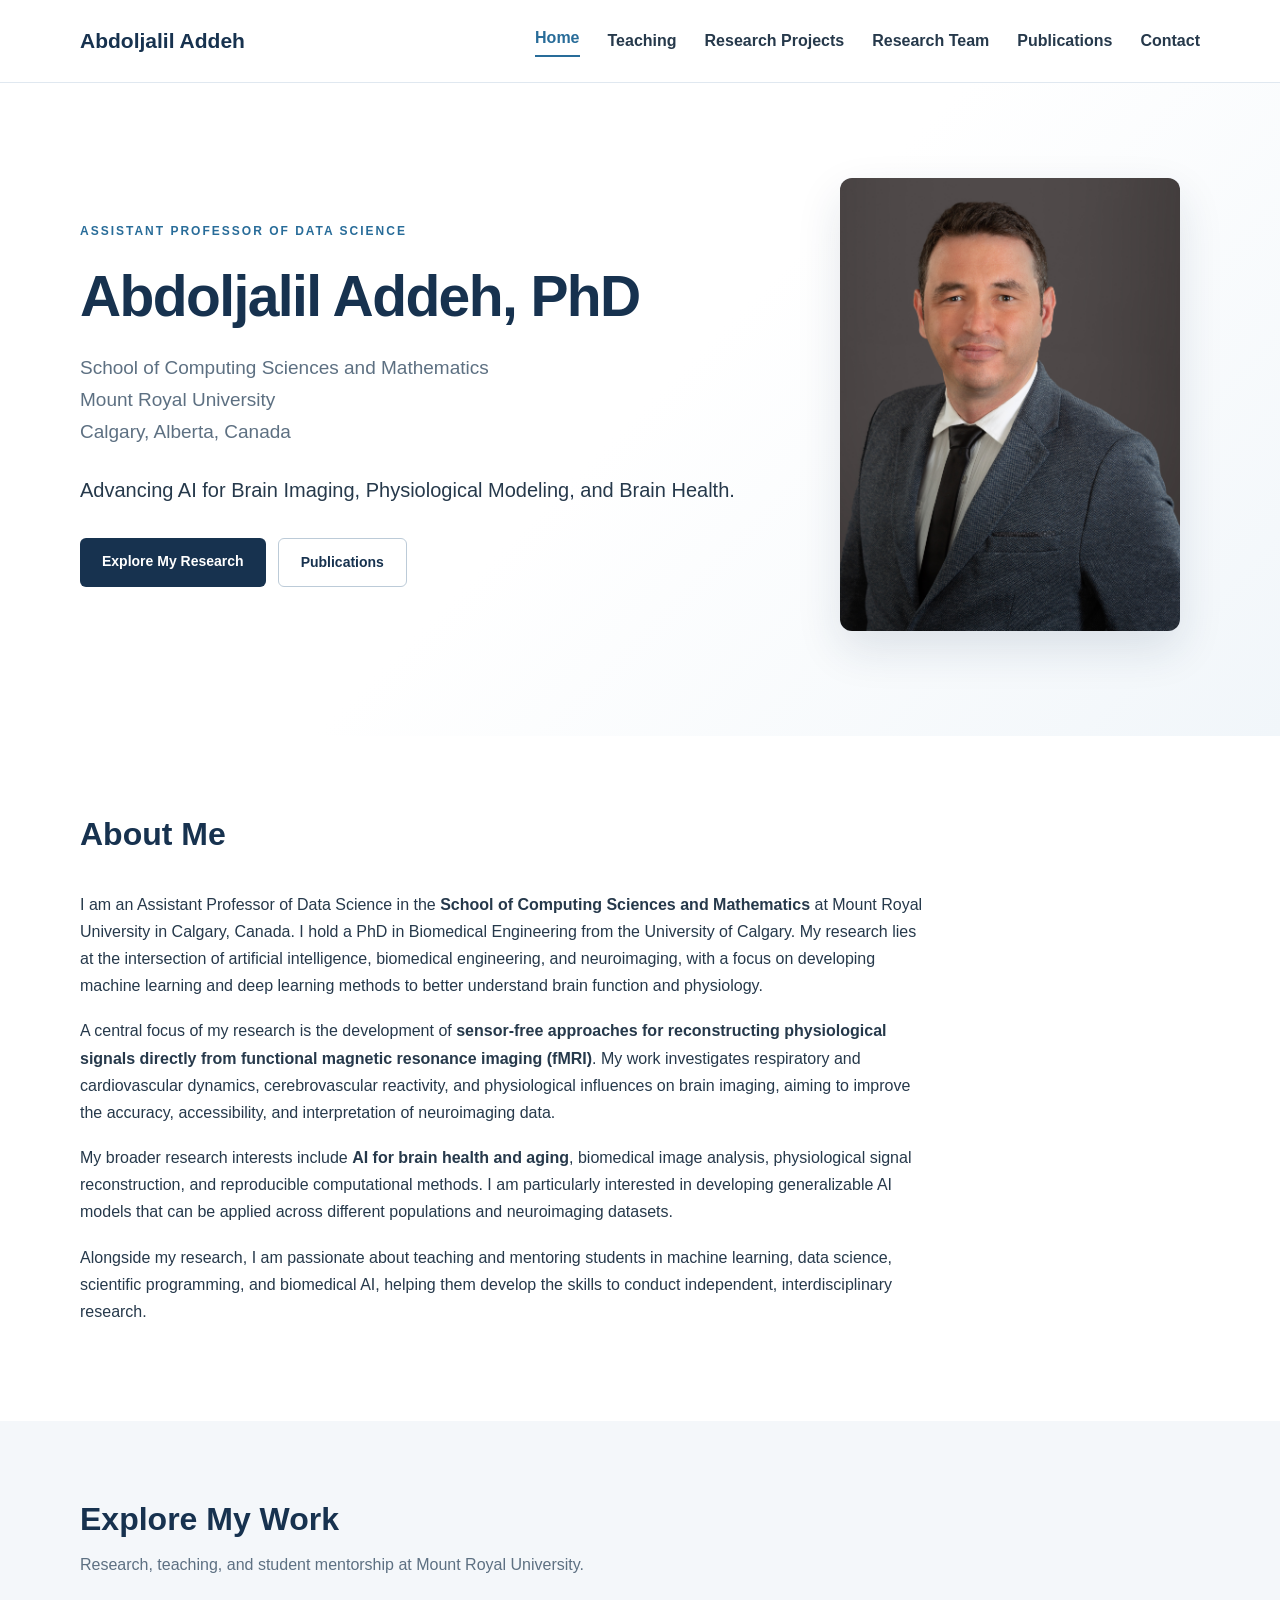
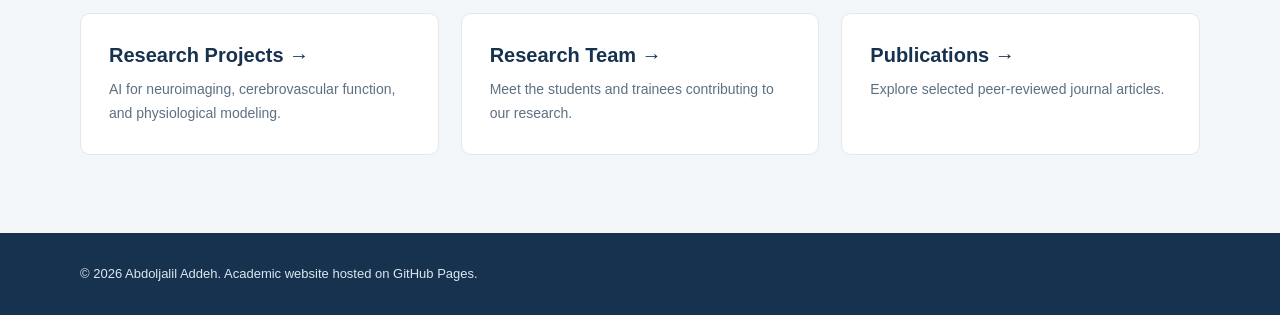
<file: index.html>
<!DOCTYPE html>
<html lang="en">
<head>
<meta charset="UTF-8">
<meta name="viewport" content="width=device-width, initial-scale=1">
<meta name="description" content="Abdoljalil Addeh, PhD — Assistant Professor of Data Science at Mount Royal University. Research in AI, neuroimaging, and brain health.">
<meta name="theme-color" content="#ffffff">
<title>Home | Abdoljalil Addeh, PhD</title>
<link rel="stylesheet" href="style.css">
</head>
<body>
<header class="site-header"><div class="container nav-inner"><a class="brand" href="index.html">Abdoljalil Addeh</a><nav aria-label="Main navigation"><a href="index.html" aria-current="page">Home</a><a href="teaching.html">Teaching</a><a href="research.html">Research Projects</a><a href="team.html">Research Team</a><a href="publications.html">Publications</a><a href="contact.html">Contact</a></nav></div></header>
<main>
<div class="hero">
<div class="container hero-grid">
<div>
<div class="eyebrow">
        Assistant Professor of Data Science
      </div>
<h1>Abdoljalil Addeh, PhD</h1>
<p class="hero-role">
        School of Computing Sciences and Mathematics<br/>
        Mount Royal University<br/>
        Calgary, Alberta, Canada
      </p>
<p class="hero-description">
        Advancing AI for Brain Imaging,
        Physiological Modeling, and Brain Health.
      </p>
<div class="hero-buttons">
<a class="btn btn-primary" href="research.html">
          Explore My Research
        </a>
<a class="btn btn-outline" href="publications.html">
          Publications
        </a>
</div>
</div>
<div class="portrait">
<img alt="Portrait of Abdoljalil Addeh" onerror="this.style.display='none';this.nextElementSibling.style.display='flex';" src="profile.jpg"/>
<div class="portrait-placeholder" style="display:none;">
        Professional portrait<br/>
        Upload profile.jpg to GitHub
      </div>
</div>
</div>
</div><section id="about">
<div class="container">
<div class="section-heading">
<h2>About Me</h2>
</div>
<div class="prose">
<p>
        I am an Assistant Professor of Data Science in the
        <strong>School of Computing Sciences and Mathematics</strong>
        at Mount Royal University in Calgary, Canada.
        I hold a PhD in Biomedical Engineering from the
        University of Calgary. My research lies at the
        intersection of artificial intelligence, biomedical
        engineering, and neuroimaging, with a focus on
        developing machine learning and deep learning methods
        to better understand brain function and physiology.
      </p>
<p>
        A central focus of my research is the development of
        <strong>sensor-free approaches for reconstructing
        physiological signals directly from functional
        magnetic resonance imaging (fMRI)</strong>.
        My work investigates respiratory and cardiovascular
        dynamics, cerebrovascular reactivity, and physiological
        influences on brain imaging, aiming to improve the
        accuracy, accessibility, and interpretation of
        neuroimaging data.
      </p>
<p>
        My broader research interests include
        <strong>AI for brain health and aging</strong>,
        biomedical image analysis, physiological signal
        reconstruction, and reproducible computational methods.
        I am particularly interested in developing generalizable
        AI models that can be applied across different
        populations and neuroimaging datasets.
      </p>
<p>
        Alongside my research, I am passionate about teaching
        and mentoring students in machine learning, data
        science, scientific programming, and biomedical AI,
        helping them develop the skills to conduct independent,
        interdisciplinary research.
      </p>
</div>
</div>
</section><section class="section-alt"><div class="container"><div class="section-heading"><h2>Explore My Work</h2><p>Research, teaching, and student mentorship at Mount Royal University.</p></div><div class="highlight-grid"><a class="highlight-card" href="research.html"><h3>Research Projects →</h3><p>AI for neuroimaging, cerebrovascular function, and physiological modeling.</p></a><a class="highlight-card" href="team.html"><h3>Research Team →</h3><p>Meet the students and trainees contributing to our research.</p></a><a class="highlight-card" href="publications.html"><h3>Publications →</h3><p>Explore selected peer-reviewed journal articles.</p></a></div></div></section>
</main>
<footer>
<div class="container">
    © 2026 Abdoljalil Addeh.
    Academic website hosted on GitHub Pages.
  </div>
</footer>
</body>
</html>
</file>
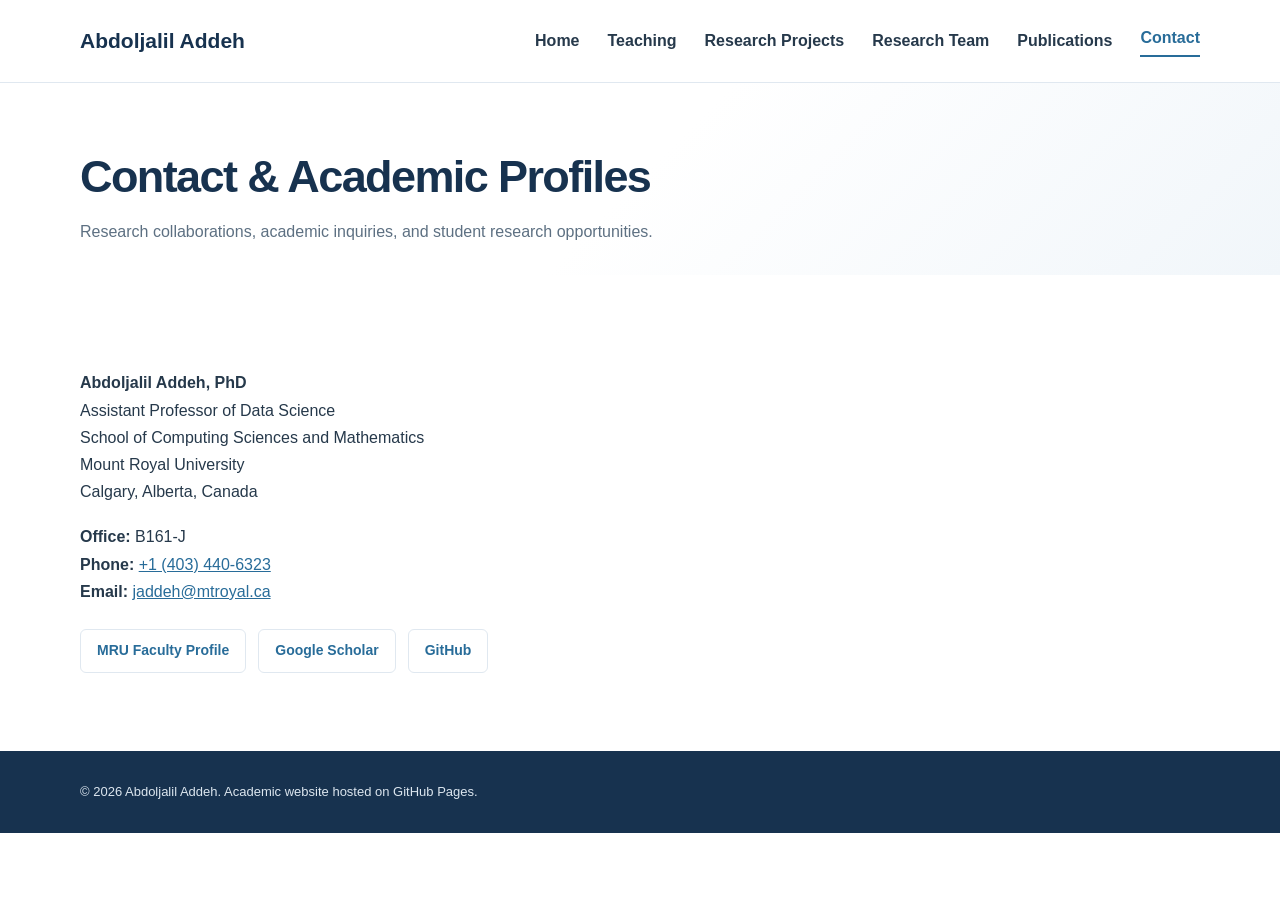
<file: contact.html>
<!DOCTYPE html>
<html lang="en">
<head>
<meta charset="UTF-8">
<meta name="viewport" content="width=device-width, initial-scale=1">
<meta name="description" content="Research collaborations, academic inquiries, and student research opportunities.">
<meta name="theme-color" content="#ffffff">
<title>Contact & Academic Profiles | Abdoljalil Addeh, PhD</title>
<link rel="stylesheet" href="style.css">
</head>
<body>
<header class="site-header"><div class="container nav-inner"><a class="brand" href="index.html">Abdoljalil Addeh</a><nav aria-label="Main navigation"><a href="index.html">Home</a><a href="teaching.html">Teaching</a><a href="research.html">Research Projects</a><a href="team.html">Research Team</a><a href="publications.html">Publications</a><a href="contact.html" aria-current="page">Contact</a></nav></div></header>
<main>
<div class="page-intro"><div class="container"><h1>Contact & Academic Profiles</h1><p>Research collaborations, academic inquiries, and student research opportunities.</p></div></div><section id="contact">
<div class="container">

<div class="prose">
<p>
<strong>Abdoljalil Addeh, PhD</strong><br/>
        Assistant Professor of Data Science<br/>
        School of Computing Sciences and Mathematics<br/>
        Mount Royal University<br/>
        Calgary, Alberta, Canada
      </p>
<p>
<strong>Office:</strong> B161-J<br/>
<strong>Phone:</strong>
<a href="tel:+14034406323">
          +1 (403) 440-6323
        </a><br/>
<strong>Email:</strong>
<a href="mailto:jaddeh@mtroyal.ca">
          jaddeh@mtroyal.ca
        </a>
</p>
<div class="profile-links">
<a href="https://www.mtroyal.ca/ProgramsCourses/FacultiesSchoolsCentres/ScienceTechnology/Departments/MathematicsComputing/Faculty/bio_jaddeh.htm" rel="noopener noreferrer" target="_blank">
          MRU Faculty Profile
        </a>
<a href="https://scholar.google.ca/citations?user=VQZ39nkAAAAJ&amp;hl=en" rel="noopener noreferrer" target="_blank">
          Google Scholar
        </a>
<a href="https://github.com/JalilAddeh" rel="noopener noreferrer" target="_blank">
          GitHub
        </a>
</div>
</div>
</div>
</section>
</main>
<footer>
<div class="container">
    © 2026 Abdoljalil Addeh.
    Academic website hosted on GitHub Pages.
  </div>
</footer>
</body>
</html>
</file>
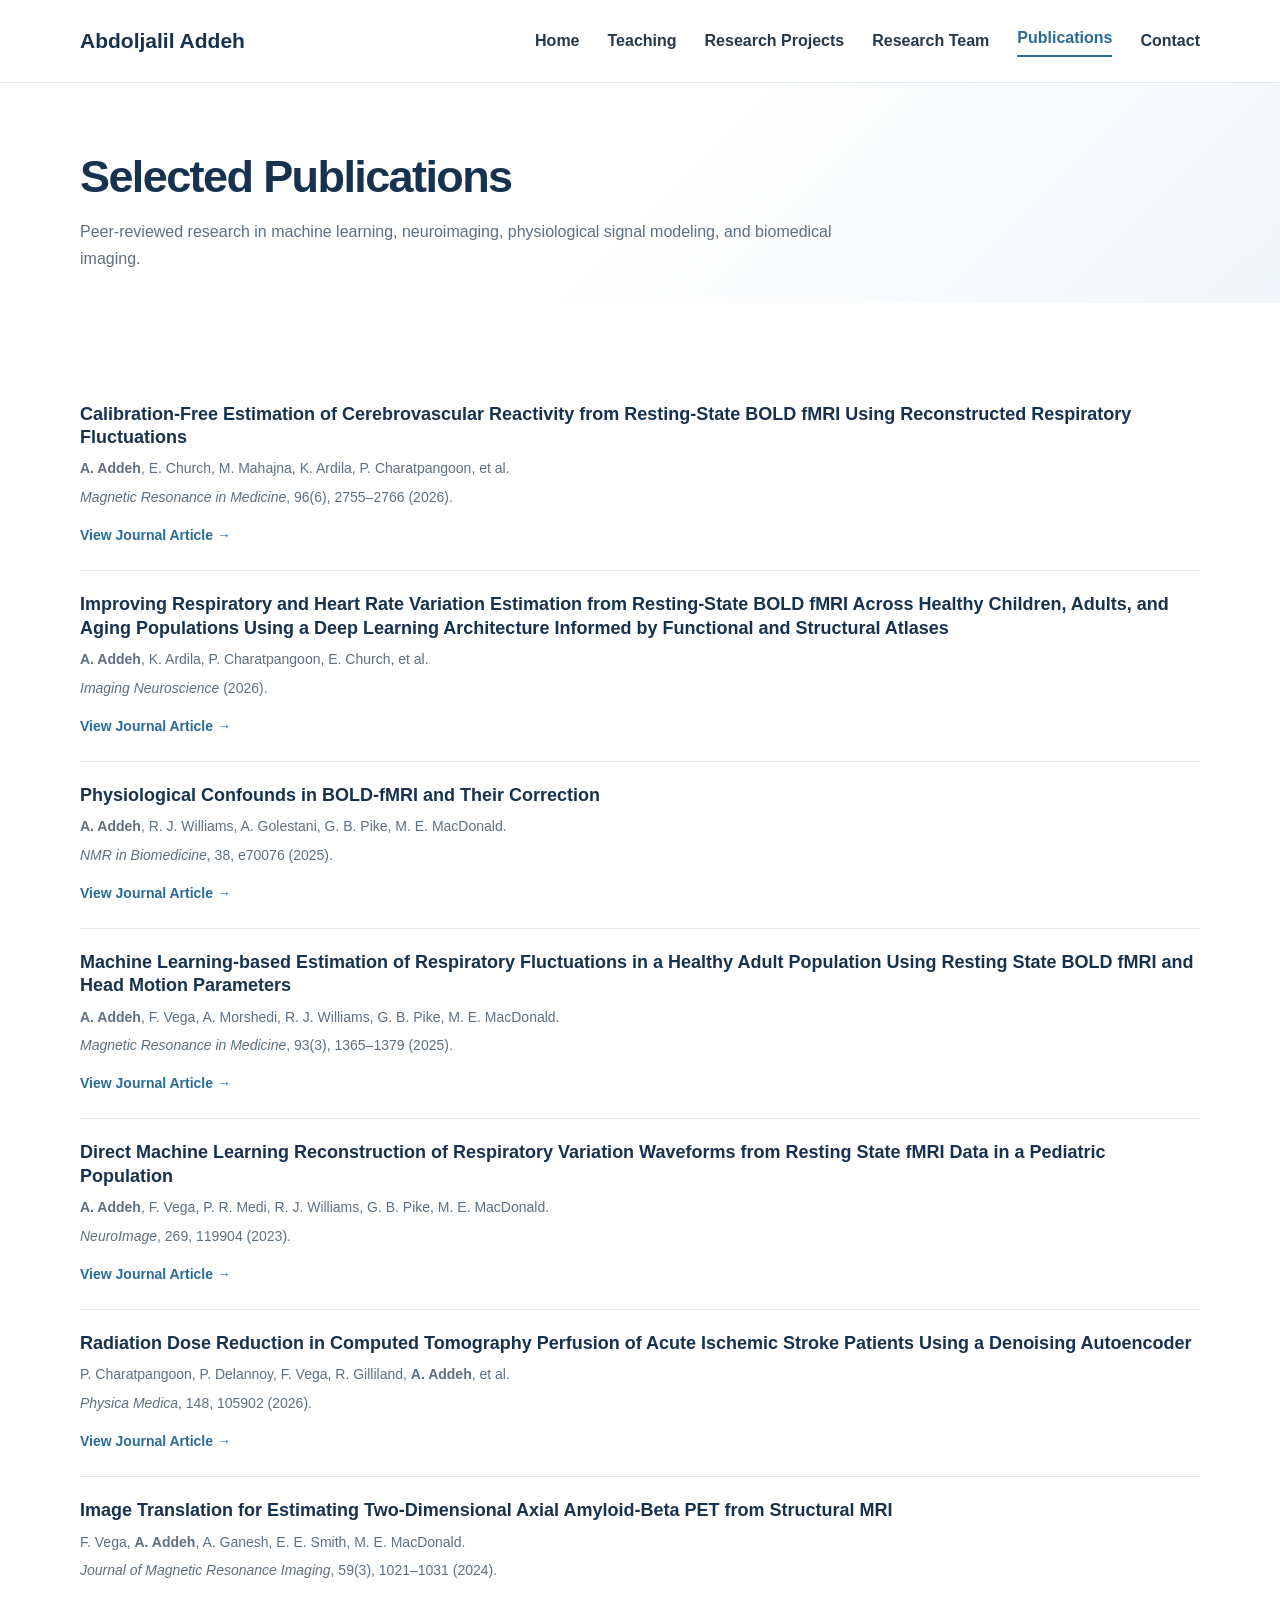
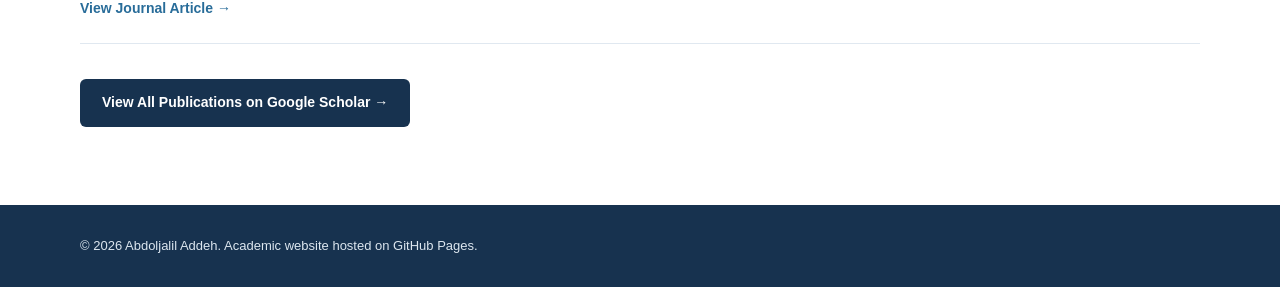
<file: publications.html>
<!DOCTYPE html>
<html lang="en">
<head>
<meta charset="UTF-8">
<meta name="viewport" content="width=device-width, initial-scale=1">
<meta name="description" content="Peer-reviewed research in machine learning, neuroimaging, physiological signal modeling, and biomedical imaging.">
<meta name="theme-color" content="#ffffff">
<title>Selected Publications | Abdoljalil Addeh, PhD</title>
<link rel="stylesheet" href="style.css">
</head>
<body>
<header class="site-header"><div class="container nav-inner"><a class="brand" href="index.html">Abdoljalil Addeh</a><nav aria-label="Main navigation"><a href="index.html">Home</a><a href="teaching.html">Teaching</a><a href="research.html">Research Projects</a><a href="team.html">Research Team</a><a href="publications.html" aria-current="page">Publications</a><a href="contact.html">Contact</a></nav></div></header>
<main>
<div class="page-intro"><div class="container"><h1>Selected Publications</h1><p>Peer-reviewed research in machine learning, neuroimaging, physiological signal modeling, and biomedical imaging.</p></div></div><section id="publications">
<div class="container">

<div class="publication">
<h3>
        Calibration-Free Estimation of Cerebrovascular
        Reactivity from Resting-State BOLD fMRI
        Using Reconstructed Respiratory Fluctuations
      </h3>
<p>
<strong>A. Addeh</strong>, E. Church,
        M. Mahajna, K. Ardila, P. Charatpangoon, et al.
      </p>
<p>
<em>Magnetic Resonance in Medicine</em>,
        96(6), 2755–2766 (2026).
      </p>
<a href="https://doi.org/10.1002/mrm.70553" rel="noopener noreferrer" target="_blank">
        View Journal Article →
      </a>
</div>
<div class="publication">
<h3>
        Improving Respiratory and Heart Rate Variation
        Estimation from Resting-State BOLD fMRI
        Across Healthy Children, Adults, and Aging
        Populations Using a Deep Learning Architecture
        Informed by Functional and Structural Atlases
      </h3>
<p>
<strong>A. Addeh</strong>, K. Ardila,
        P. Charatpangoon, E. Church, et al.
      </p>
<p><em>Imaging Neuroscience</em> (2026).</p>
<a href="https://doi.org/10.1162/IMAG.a.1346" rel="noopener noreferrer" target="_blank">
        View Journal Article →
      </a>
</div>
<div class="publication">
<h3>
        Physiological Confounds in BOLD-fMRI
        and Their Correction
      </h3>
<p>
<strong>A. Addeh</strong>, R. J. Williams,
        A. Golestani, G. B. Pike, M. E. MacDonald.
      </p>
<p>
<em>NMR in Biomedicine</em>,
        38, e70076 (2025).
      </p>
<a href="https://doi.org/10.1002/nbm.70076" rel="noopener noreferrer" target="_blank">
        View Journal Article →
      </a>
</div>
<div class="publication">
<h3>
        Machine Learning-based Estimation of
        Respiratory Fluctuations in a Healthy Adult
        Population Using Resting State BOLD fMRI
        and Head Motion Parameters
      </h3>
<p>
<strong>A. Addeh</strong>, F. Vega,
        A. Morshedi, R. J. Williams,
        G. B. Pike, M. E. MacDonald.
      </p>
<p>
<em>Magnetic Resonance in Medicine</em>,
        93(3), 1365–1379 (2025).
      </p>
<a href="https://doi.org/10.1002/mrm.30330" rel="noopener noreferrer" target="_blank">
        View Journal Article →
      </a>
</div>
<div class="publication">
<h3>
        Direct Machine Learning Reconstruction of
        Respiratory Variation Waveforms from
        Resting State fMRI Data in a Pediatric Population
      </h3>
<p>
<strong>A. Addeh</strong>, F. Vega,
        P. R. Medi, R. J. Williams,
        G. B. Pike, M. E. MacDonald.
      </p>
<p>
<em>NeuroImage</em>,
        269, 119904 (2023).
      </p>
<a href="https://doi.org/10.1016/j.neuroimage.2023.119904" rel="noopener noreferrer" target="_blank">
        View Journal Article →
      </a>
</div>
<div class="publication">
<h3>
        Radiation Dose Reduction in Computed Tomography
        Perfusion of Acute Ischemic Stroke Patients
        Using a Denoising Autoencoder
      </h3>
<p>
        P. Charatpangoon, P. Delannoy, F. Vega,
        R. Gilliland, <strong>A. Addeh</strong>, et al.
      </p>
<p>
<em>Physica Medica</em>,
        148, 105902 (2026).
      </p>
<a href="https://doi.org/10.1016/j.ejmp.2026.105902" rel="noopener noreferrer" target="_blank">
        View Journal Article →
      </a>
</div>
<div class="publication">
<h3>
        Image Translation for Estimating
        Two-Dimensional Axial Amyloid-Beta PET
        from Structural MRI
      </h3>
<p>
        F. Vega, <strong>A. Addeh</strong>,
        A. Ganesh, E. E. Smith, M. E. MacDonald.
      </p>
<p>
<em>Journal of Magnetic Resonance Imaging</em>,
        59(3), 1021–1031 (2024).
      </p>
<a href="https://doi.org/10.1002/jmri.29070" rel="noopener noreferrer" target="_blank">
        View Journal Article →
      </a>
</div>
<div style="margin-top:35px;">
<a class="btn btn-primary" href="https://scholar.google.ca/citations?user=VQZ39nkAAAAJ&amp;hl=en" rel="noopener noreferrer" target="_blank">
        View All Publications on Google Scholar →
      </a>
</div>
</div>
</section>
</main>
<footer>
<div class="container">
    © 2026 Abdoljalil Addeh.
    Academic website hosted on GitHub Pages.
  </div>
</footer>
</body>
</html>
</file>
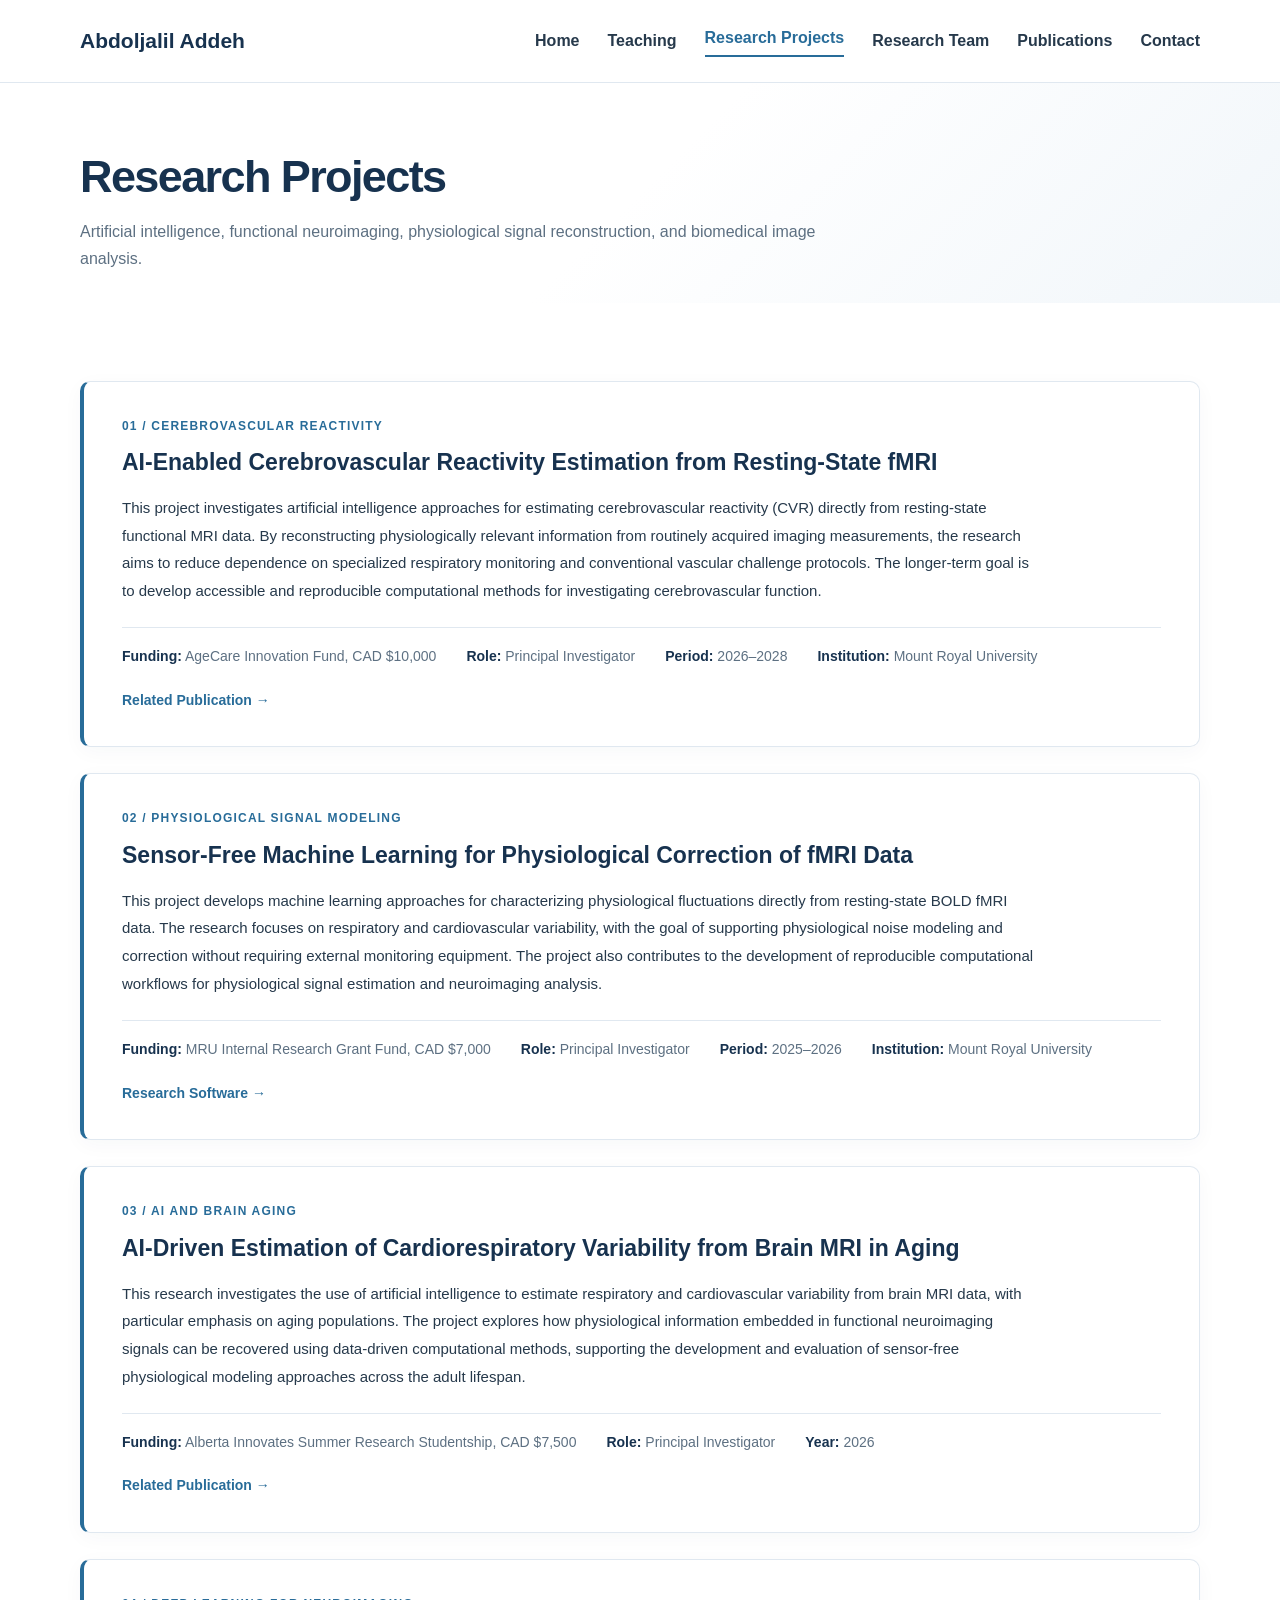
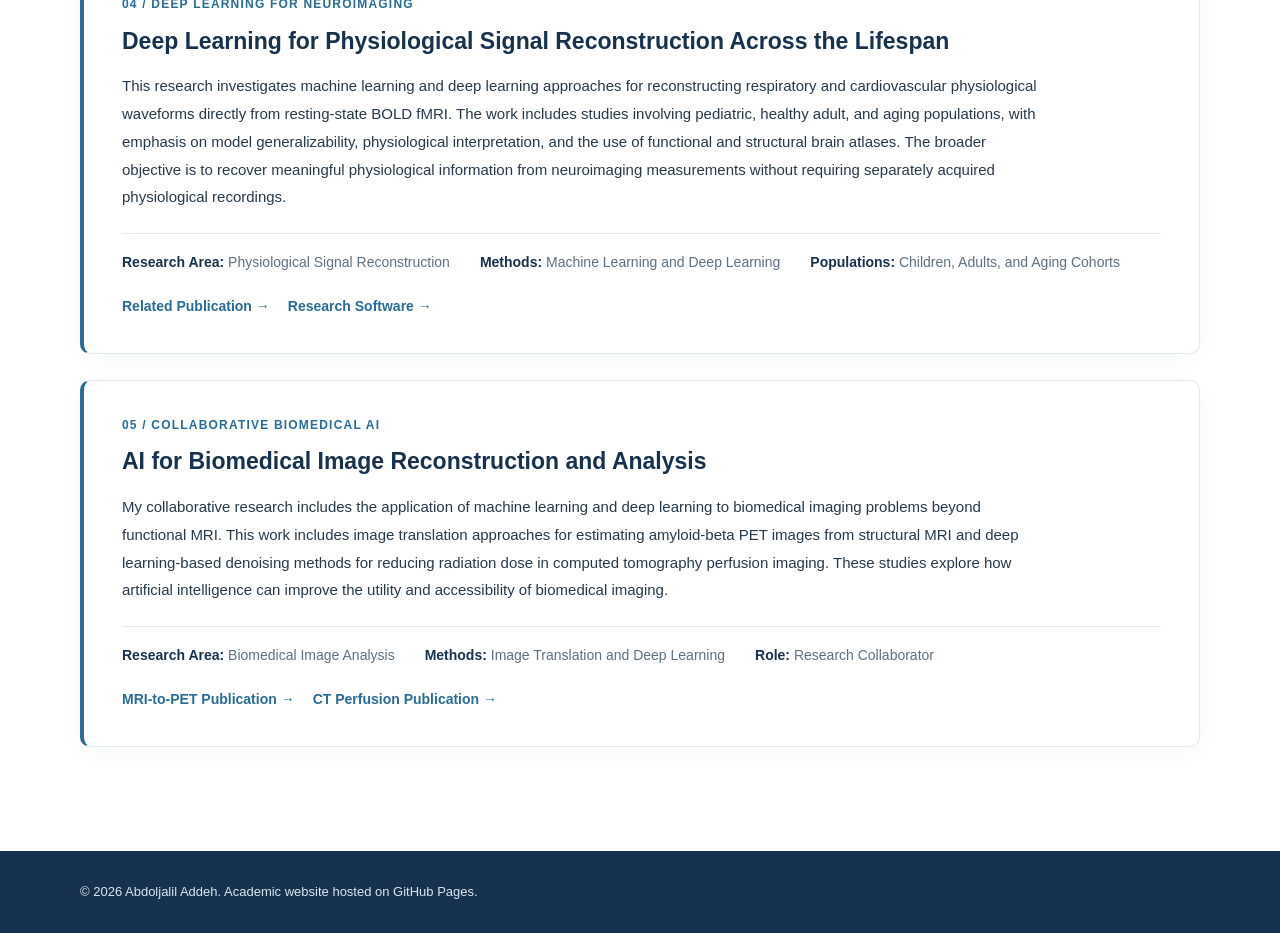
<file: research.html>
<!DOCTYPE html>
<html lang="en">
<head>
<meta charset="UTF-8">
<meta name="viewport" content="width=device-width, initial-scale=1">
<meta name="description" content="Artificial intelligence, functional neuroimaging, physiological signal reconstruction, and biomedical image analysis.">
<meta name="theme-color" content="#ffffff">
<title>Research Projects | Abdoljalil Addeh, PhD</title>
<link rel="stylesheet" href="style.css">
</head>
<body>
<header class="site-header"><div class="container nav-inner"><a class="brand" href="index.html">Abdoljalil Addeh</a><nav aria-label="Main navigation"><a href="index.html">Home</a><a href="teaching.html">Teaching</a><a href="research.html" aria-current="page">Research Projects</a><a href="team.html">Research Team</a><a href="publications.html">Publications</a><a href="contact.html">Contact</a></nav></div></header>
<main>
<div class="page-intro"><div class="container"><h1>Research Projects</h1><p>Artificial intelligence, functional neuroimaging, physiological signal reconstruction, and biomedical image analysis.</p></div></div><section id="projects">
<div class="container">

<!-- PROJECT 1 -->
<article class="research-project">
<div class="project-label">
        01 / CEREBROVASCULAR REACTIVITY
      </div>
<h3>
        AI-Enabled Cerebrovascular Reactivity
        Estimation from Resting-State fMRI
      </h3>
<p class="project-description">
        This project investigates artificial intelligence
        approaches for estimating cerebrovascular
        reactivity (CVR) directly from resting-state
        functional MRI data. By reconstructing
        physiologically relevant information from
        routinely acquired imaging measurements,
        the research aims to reduce dependence on
        specialized respiratory monitoring and
        conventional vascular challenge protocols.
        The longer-term goal is to develop accessible
        and reproducible computational methods
        for investigating cerebrovascular function.
      </p>
<div class="project-meta">
<span>
<strong>Funding:</strong>
          AgeCare Innovation Fund, CAD $10,000
        </span>
<span>
<strong>Role:</strong> Principal Investigator
        </span>
<span>
<strong>Period:</strong> 2026–2028
        </span>
<span>
<strong>Institution:</strong> Mount Royal University
        </span>
</div>
<div class="project-links">
<a href="https://doi.org/10.1002/mrm.70553" rel="noopener noreferrer" target="_blank">
          Related Publication →
        </a>
</div>
</article>
<!-- PROJECT 2 -->
<article class="research-project">
<div class="project-label">
        02 / PHYSIOLOGICAL SIGNAL MODELING
      </div>
<h3>
        Sensor-Free Machine Learning for
        Physiological Correction of fMRI Data
      </h3>
<p class="project-description">
        This project develops machine learning
        approaches for characterizing physiological
        fluctuations directly from resting-state
        BOLD fMRI data. The research focuses on
        respiratory and cardiovascular variability,
        with the goal of supporting physiological
        noise modeling and correction without
        requiring external monitoring equipment.
        The project also contributes to the
        development of reproducible computational
        workflows for physiological signal estimation
        and neuroimaging analysis.
      </p>
<div class="project-meta">
<span>
<strong>Funding:</strong>
          MRU Internal Research Grant Fund, CAD $7,000
        </span>
<span>
<strong>Role:</strong> Principal Investigator
        </span>
<span>
<strong>Period:</strong> 2025–2026
        </span>
<span>
<strong>Institution:</strong> Mount Royal University
        </span>
</div>
<div class="project-links">
<a href="https://github.com/JalilAddeh/fMRI-Physio-Reconstruction" rel="noopener noreferrer" target="_blank">
          Research Software →
        </a>
</div>
</article>
<!-- PROJECT 3 -->
<article class="research-project">
<div class="project-label">
        03 / AI AND BRAIN AGING
      </div>
<h3>
        AI-Driven Estimation of Cardiorespiratory
        Variability from Brain MRI in Aging
      </h3>
<p class="project-description">
        This research investigates the use of
        artificial intelligence to estimate
        respiratory and cardiovascular variability
        from brain MRI data, with particular
        emphasis on aging populations.
        The project explores how physiological
        information embedded in functional
        neuroimaging signals can be recovered
        using data-driven computational methods,
        supporting the development and evaluation
        of sensor-free physiological modeling
        approaches across the adult lifespan.
      </p>
<div class="project-meta">
<span>
<strong>Funding:</strong>
          Alberta Innovates Summer Research Studentship,
          CAD $7,500
        </span>
<span>
<strong>Role:</strong> Principal Investigator
        </span>
<span>
<strong>Year:</strong> 2026
        </span>
</div>
<div class="project-links">
<a href="https://doi.org/10.1162/IMAG.a.1346" rel="noopener noreferrer" target="_blank">
          Related Publication →
        </a>
</div>
</article>
<!-- PROJECT 4 -->
<article class="research-project">
<div class="project-label">
        04 / DEEP LEARNING FOR NEUROIMAGING
      </div>
<h3>
        Deep Learning for Physiological Signal
        Reconstruction Across the Lifespan
      </h3>
<p class="project-description">
        This research investigates machine learning
        and deep learning approaches for reconstructing
        respiratory and cardiovascular physiological
        waveforms directly from resting-state BOLD fMRI.
        The work includes studies involving pediatric,
        healthy adult, and aging populations, with
        emphasis on model generalizability, physiological
        interpretation, and the use of functional and
        structural brain atlases. The broader objective
        is to recover meaningful physiological information
        from neuroimaging measurements without requiring
        separately acquired physiological recordings.
      </p>
<div class="project-meta">
<span>
<strong>Research Area:</strong>
          Physiological Signal Reconstruction
        </span>
<span>
<strong>Methods:</strong>
          Machine Learning and Deep Learning
        </span>
<span>
<strong>Populations:</strong>
          Children, Adults, and Aging Cohorts
        </span>
</div>
<div class="project-links">
<a href="https://doi.org/10.1162/IMAG.a.1346" rel="noopener noreferrer" target="_blank">
          Related Publication →
        </a>
<a href="https://github.com/JalilAddeh/CNN_fMRI_RV_Reconstruction" rel="noopener noreferrer" target="_blank">
          Research Software →
        </a>
</div>
</article>
<!-- PROJECT 5 -->
<article class="research-project">
<div class="project-label">
        05 / COLLABORATIVE BIOMEDICAL AI
      </div>
<h3>
        AI for Biomedical Image Reconstruction
        and Analysis
      </h3>
<p class="project-description">
        My collaborative research includes the
        application of machine learning and deep
        learning to biomedical imaging problems
        beyond functional MRI. This work includes
        image translation approaches for estimating
        amyloid-beta PET images from structural MRI
        and deep learning-based denoising methods
        for reducing radiation dose in computed
        tomography perfusion imaging.
        These studies explore how artificial
        intelligence can improve the utility
        and accessibility of biomedical imaging.
      </p>
<div class="project-meta">
<span>
<strong>Research Area:</strong>
          Biomedical Image Analysis
        </span>
<span>
<strong>Methods:</strong>
          Image Translation and Deep Learning
        </span>
<span>
<strong>Role:</strong> Research Collaborator
        </span>
</div>
<div class="project-links">
<a href="https://doi.org/10.1002/jmri.29070" rel="noopener noreferrer" target="_blank">
          MRI-to-PET Publication →
        </a>
<a href="https://doi.org/10.1016/j.ejmp.2026.105902" rel="noopener noreferrer" target="_blank">
          CT Perfusion Publication →
        </a>
</div>
</article>
</div>
</section>
</main>
<footer>
<div class="container">
    © 2026 Abdoljalil Addeh.
    Academic website hosted on GitHub Pages.
  </div>
</footer>
</body>
</html>
</file>
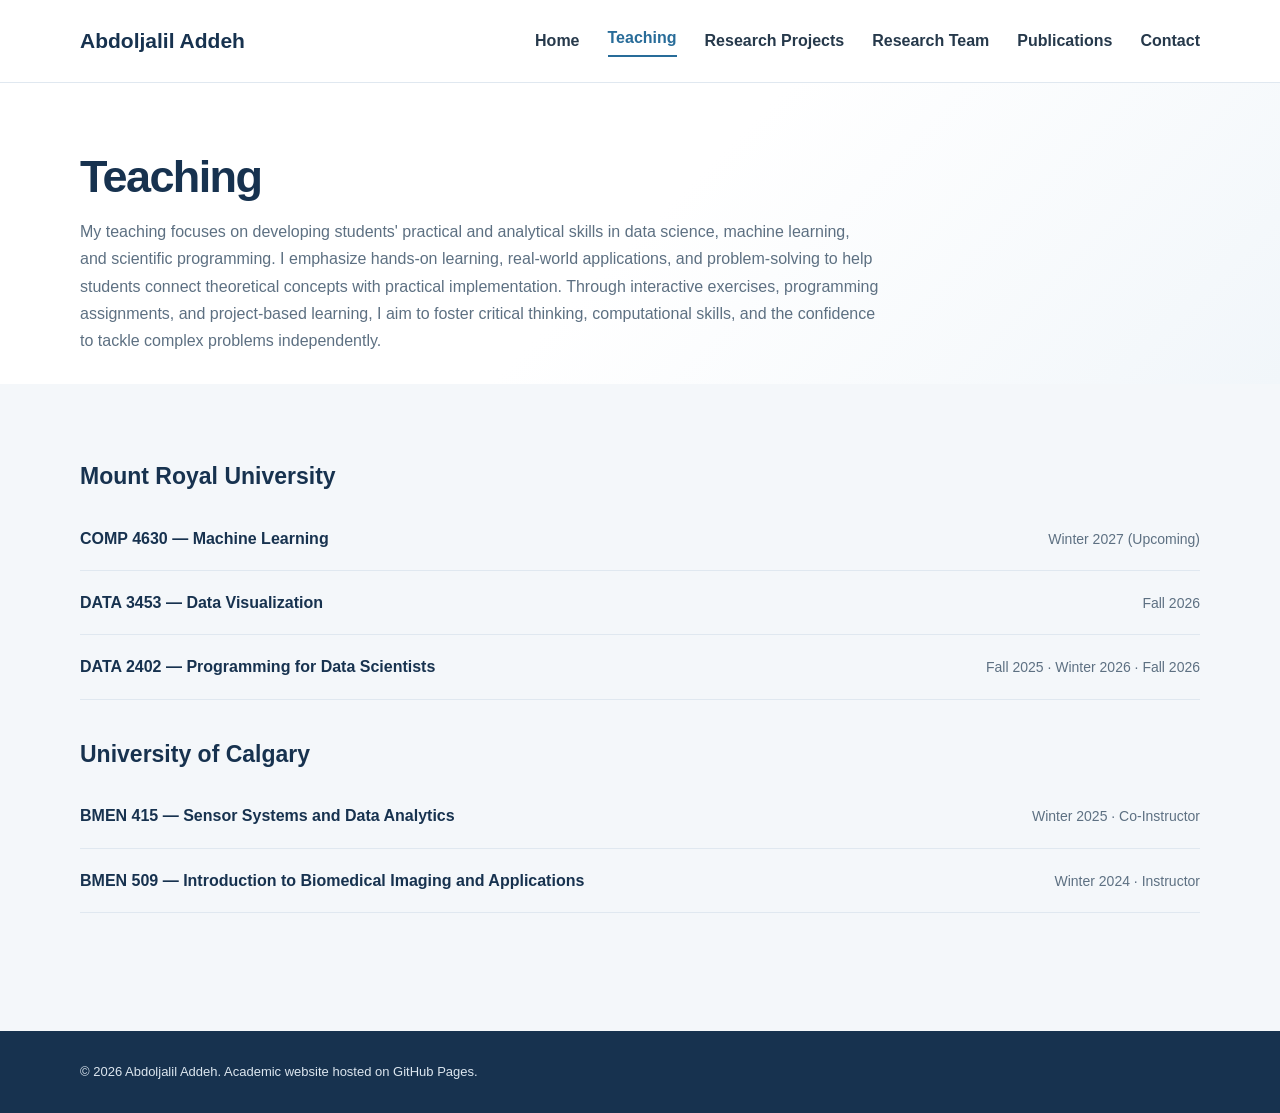
<file: teaching.html>
<!DOCTYPE html>
<html lang="en">
<head>
<meta charset="UTF-8">
<meta name="viewport" content="width=device-width, initial-scale=1">

<meta name="description"
content="Teaching philosophy and courses taught by Abdoljalil Addeh, PhD, Assistant Professor of Data Science at Mount Royal University.">

<meta name="theme-color" content="#ffffff">

<title>Teaching | Abdoljalil Addeh, PhD</title>

<link rel="stylesheet" href="style.css">
</head>

<body>

<!-- NAVIGATION -->

<header class="site-header">
  <div class="container nav-inner">

    <a class="brand" href="index.html">
      Abdoljalil Addeh
    </a>

    <nav aria-label="Main navigation">
      <a href="index.html">Home</a>
      <a href="teaching.html" aria-current="page">Teaching</a>
      <a href="research.html">Research Projects</a>
      <a href="team.html">Research Team</a>
      <a href="publications.html">Publications</a>
      <a href="contact.html">Contact</a>
    </nav>

  </div>
</header>

<main>

<!-- TEACHING INTRODUCTION -->

<div class="page-intro">
  <div class="container">

    <h1>Teaching</h1>

    <p>
      My teaching focuses on developing students' practical
      and analytical skills in data science, machine learning,
      and scientific programming. I emphasize hands-on learning,
      real-world applications, and problem-solving to help
      students connect theoretical concepts with practical
      implementation. Through interactive exercises, programming
      assignments, and project-based learning, I aim to foster
      critical thinking, computational skills, and the confidence
      to tackle complex problems independently.
    </p>

  </div>
</div>

<!-- COURSES -->

<section class="section-alt" id="teaching">
  <div class="container">

    <!-- MOUNT ROYAL UNIVERSITY -->

    <div class="teaching-group">

      <h3>Mount Royal University</h3>

      <div class="course">
        <div class="course-title">
          COMP 4630 — Machine Learning
        </div>
        <div class="course-term">
          Winter 2027 (Upcoming)
        </div>
      </div>

      <div class="course">
        <div class="course-title">
          DATA 3453 — Data Visualization
        </div>
        <div class="course-term">
          Fall 2026
        </div>
      </div>

      <div class="course">
        <div class="course-title">
          DATA 2402 — Programming for Data Scientists
        </div>
        <div class="course-term">
          Fall 2025 · Winter 2026 · Fall 2026
        </div>
      </div>

    </div>

    <!-- UNIVERSITY OF CALGARY -->

    <div class="teaching-group">

      <h3>University of Calgary</h3>

      <div class="course">
        <div class="course-title">
          BMEN 415 — Sensor Systems and Data Analytics
        </div>
        <div class="course-term">
          Winter 2025 · Co-Instructor
        </div>
      </div>

      <div class="course">
        <div class="course-title">
          BMEN 509 — Introduction to Biomedical
          Imaging and Applications
        </div>
        <div class="course-term">
          Winter 2024 · Instructor
        </div>
      </div>

    </div>

  </div>
</section>

</main>

<!-- FOOTER -->

<footer>
  <div class="container">
    &copy; 2026 Abdoljalil Addeh.
    Academic website hosted on GitHub Pages.
  </div>
</footer>

</body>
</html>
</file>
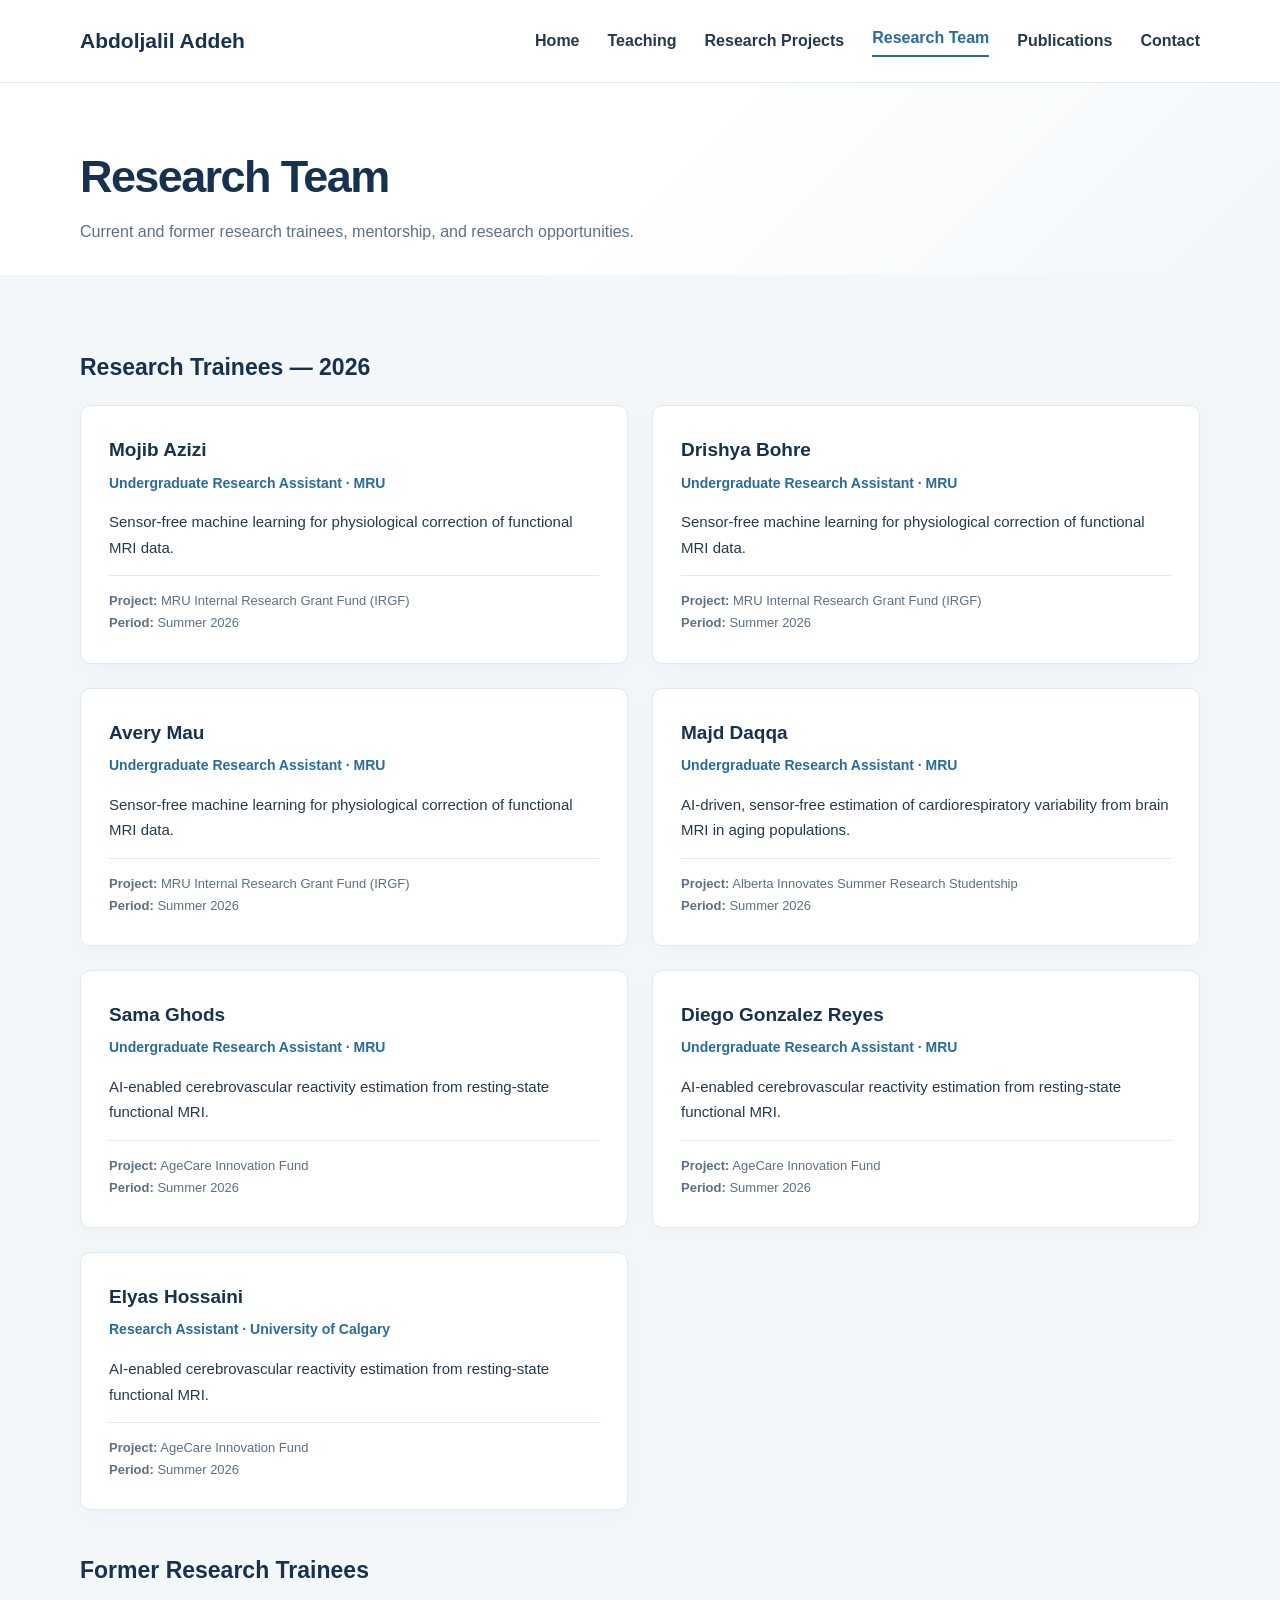
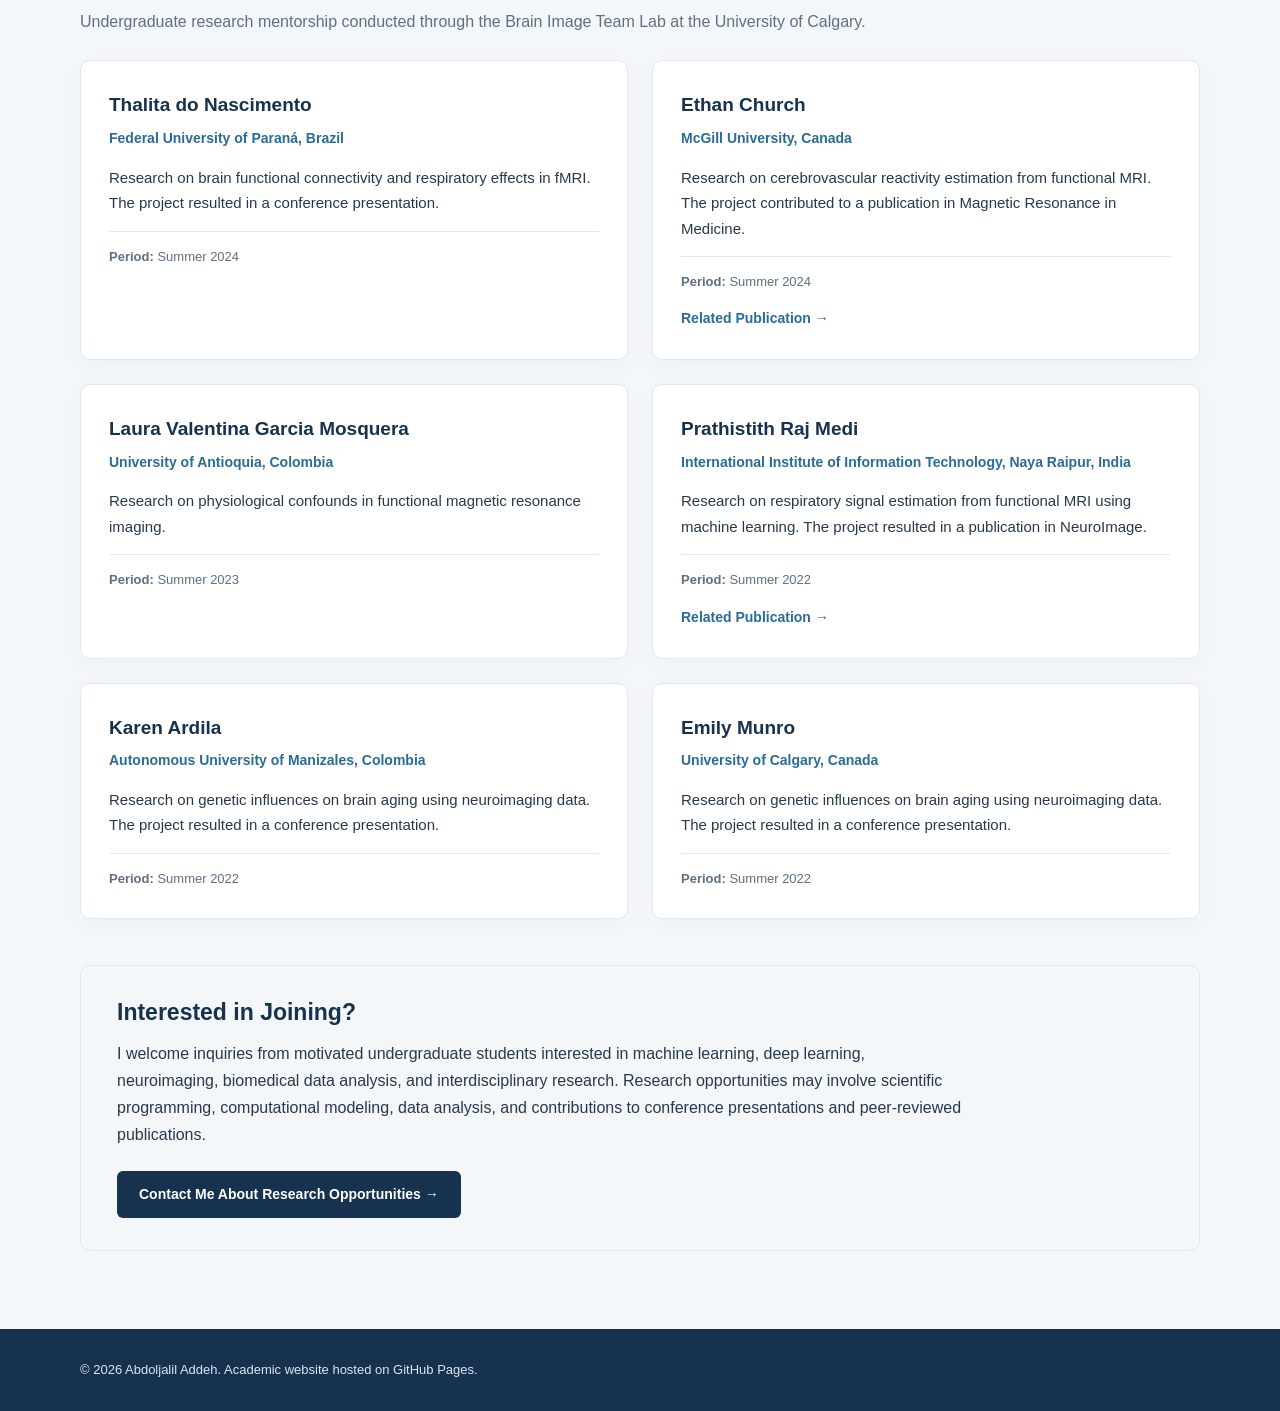
<file: team.html>
<!DOCTYPE html>
<html lang="en">
<head>
<meta charset="UTF-8">
<meta name="viewport" content="width=device-width, initial-scale=1">
<meta name="description" content="Current and former research trainees, mentorship, and research opportunities.">
<meta name="theme-color" content="#ffffff">
<title>Research Team | Abdoljalil Addeh, PhD</title>
<link rel="stylesheet" href="style.css">
</head>
<body>
<header class="site-header"><div class="container nav-inner"><a class="brand" href="index.html">Abdoljalil Addeh</a><nav aria-label="Main navigation"><a href="index.html">Home</a><a href="teaching.html">Teaching</a><a href="research.html">Research Projects</a><a href="team.html" aria-current="page">Research Team</a><a href="publications.html">Publications</a><a href="contact.html">Contact</a></nav></div></header>
<main>
<div class="page-intro"><div class="container"><h1>Research Team</h1><p>Current and former research trainees, mentorship, and research opportunities.</p></div></div><section class="section-alt" id="team">
<div class="container">

<!-- RESEARCH TRAINEES 2026 -->
<div class="team-group">
<h3>Research Trainees — 2026</h3>
<div class="team-grid">
<article class="team-card">
<h4>Mojib Azizi</h4>
<p class="team-role">
            Undergraduate Research Assistant · MRU
          </p>
<p class="team-description">
            Sensor-free machine learning for physiological
            correction of functional MRI data.
          </p>
<div class="team-meta">
<strong>Project:</strong> MRU Internal Research
            Grant Fund (IRGF)<br/>
<strong>Period:</strong> Summer 2026
          </div>
</article>
<article class="team-card">
<h4>Drishya Bohre</h4>
<p class="team-role">
            Undergraduate Research Assistant · MRU
          </p>
<p class="team-description">
            Sensor-free machine learning for physiological
            correction of functional MRI data.
          </p>
<div class="team-meta">
<strong>Project:</strong> MRU Internal Research
            Grant Fund (IRGF)<br/>
<strong>Period:</strong> Summer 2026
          </div>
</article>
<article class="team-card">
<h4>Avery Mau</h4>
<p class="team-role">
            Undergraduate Research Assistant · MRU
          </p>
<p class="team-description">
            Sensor-free machine learning for physiological
            correction of functional MRI data.
          </p>
<div class="team-meta">
<strong>Project:</strong> MRU Internal Research
            Grant Fund (IRGF)<br/>
<strong>Period:</strong> Summer 2026
          </div>
</article>
<article class="team-card">
<h4>Majd Daqqa</h4>
<p class="team-role">
            Undergraduate Research Assistant · MRU
          </p>
<p class="team-description">
            AI-driven, sensor-free estimation of
            cardiorespiratory variability from
            brain MRI in aging populations.
          </p>
<div class="team-meta">
<strong>Project:</strong> Alberta Innovates
            Summer Research Studentship<br/>
<strong>Period:</strong> Summer 2026
          </div>
</article>
<article class="team-card">
<h4>Sama Ghods</h4>
<p class="team-role">
            Undergraduate Research Assistant · MRU
          </p>
<p class="team-description">
            AI-enabled cerebrovascular reactivity
            estimation from resting-state
            functional MRI.
          </p>
<div class="team-meta">
<strong>Project:</strong> AgeCare
            Innovation Fund<br/>
<strong>Period:</strong> Summer 2026
          </div>
</article>
<article class="team-card">
<h4>Diego Gonzalez Reyes</h4>
<p class="team-role">
            Undergraduate Research Assistant · MRU
          </p>
<p class="team-description">
            AI-enabled cerebrovascular reactivity
            estimation from resting-state
            functional MRI.
          </p>
<div class="team-meta">
<strong>Project:</strong> AgeCare
            Innovation Fund<br/>
<strong>Period:</strong> Summer 2026
          </div>
</article>
<article class="team-card">
<h4>Elyas Hossaini</h4>
<p class="team-role">
            Research Assistant · University of Calgary
          </p>
<p class="team-description">
            AI-enabled cerebrovascular reactivity
            estimation from resting-state functional MRI.
          </p>
<div class="team-meta">
<strong>Project:</strong> AgeCare
            Innovation Fund<br/>
<strong>Period:</strong> Summer 2026
          </div>
</article>
</div>
</div>
<!-- FORMER RESEARCH TRAINEES -->
<div class="team-group">
<h3>Former Research Trainees</h3>
<p style="color:var(--muted);margin-bottom:25px;">
        Undergraduate research mentorship conducted
        through the Brain Image Team Lab at the
        University of Calgary.
      </p>
<div class="team-grid">
<article class="team-card">
<h4>Thalita do Nascimento</h4>
<p class="team-role">
            Federal University of Paraná, Brazil
          </p>
<p class="team-description">
            Research on brain functional connectivity
            and respiratory effects in fMRI.
            The project resulted in a conference
            presentation.
          </p>
<div class="team-meta">
<strong>Period:</strong> Summer 2024
          </div>
</article>
<article class="team-card">
<h4>Ethan Church</h4>
<p class="team-role">
            McGill University, Canada
          </p>
<p class="team-description">
            Research on cerebrovascular reactivity
            estimation from functional MRI.
            The project contributed to a publication
            in Magnetic Resonance in Medicine.
          </p>
<div class="team-meta">
<strong>Period:</strong> Summer 2024
          </div>
<a class="team-link" href="https://doi.org/10.1002/mrm.70553" rel="noopener noreferrer" target="_blank">
            Related Publication →
          </a>
</article>
<article class="team-card">
<h4>Laura Valentina Garcia Mosquera</h4>
<p class="team-role">
            University of Antioquia, Colombia
          </p>
<p class="team-description">
            Research on physiological confounds
            in functional magnetic resonance imaging.
          </p>
<div class="team-meta">
<strong>Period:</strong> Summer 2023
          </div>
</article>
<article class="team-card">
<h4>Prathistith Raj Medi</h4>
<p class="team-role">
            International Institute of Information
            Technology, Naya Raipur, India
          </p>
<p class="team-description">
            Research on respiratory signal estimation
            from functional MRI using machine learning.
            The project resulted in a publication
            in NeuroImage.
          </p>
<div class="team-meta">
<strong>Period:</strong> Summer 2022
          </div>
<a class="team-link" href="https://doi.org/10.1016/j.neuroimage.2023.119904" rel="noopener noreferrer" target="_blank">
            Related Publication →
          </a>
</article>
<article class="team-card">
<h4>Karen Ardila</h4>
<p class="team-role">
            Autonomous University of Manizales,
            Colombia
          </p>
<p class="team-description">
            Research on genetic influences on brain
            aging using neuroimaging data.
            The project resulted in a conference
            presentation.
          </p>
<div class="team-meta">
<strong>Period:</strong> Summer 2022
          </div>
</article>
<article class="team-card">
<h4>Emily Munro</h4>
<p class="team-role">
            University of Calgary, Canada
          </p>
<p class="team-description">
            Research on genetic influences on
            brain aging using neuroimaging data.
            The project resulted in a conference
            presentation.
          </p>
<div class="team-meta">
<strong>Period:</strong> Summer 2022
          </div>
</article>
</div>
</div>
<!-- RESEARCH OPPORTUNITIES -->
<div class="join-team">
<h3>Interested in Joining?</h3>
<p>
        I welcome inquiries from motivated undergraduate
        students interested in machine learning,
        deep learning, neuroimaging, biomedical data
        analysis, and interdisciplinary research.

        Research opportunities may involve scientific
        programming, computational modeling, data
        analysis, and contributions to conference
        presentations and peer-reviewed publications.
      </p>
<a class="btn btn-primary" href="mailto:jaddeh@mtroyal.ca?subject=Research%20Opportunity%20Inquiry">
        Contact Me About Research Opportunities →
      </a>
</div>
</div>
</section>
</main>
<footer>
<div class="container">
    © 2026 Abdoljalil Addeh.
    Academic website hosted on GitHub Pages.
  </div>
</footer>
</body>
</html>
</file>
<file: style.css>
:root {
  --navy: #17324f;
  --blue: #286c99;
  --ink: #26394b;
  --muted: #5d7082;
  --line: #e0e8f0;
  --soft: #f4f7fa;
  --white: #ffffff;
}

* {
  box-sizing: border-box;
}

html {
  scroll-behavior: smooth;
}

body {
  margin: 0;
  font-family: -apple-system, BlinkMacSystemFont,
    "Segoe UI", Arial, sans-serif;
  color: var(--ink);
  background: var(--white);
  line-height: 1.7;
}

a {
  color: var(--blue);
}

a:hover {
  color: var(--navy);
}

.container {
  width: min(1120px, 90%);
  margin: auto;
}

h1, h2, h3 {
  color: var(--navy);
  line-height: 1.3;
}

/* NAVIGATION */

.site-header {
  background: white;
  border-bottom: 1px solid var(--line);
}

.nav-inner {
  display: flex;
  justify-content: space-between;
  align-items: center;
  gap: 30px;
  padding: 23px 0;
}

.brand {
  font-size: 21px;
  font-weight: 750;
  color: var(--navy);
  text-decoration: none;
  white-space: nowrap;
}

nav {
  display: flex;
  align-items: center;
  flex-wrap: wrap;
  gap: 28px;
}

nav a {
  color: var(--ink);
  text-decoration: none;
  font-size: 16px;
  font-weight: 600;
  white-space: nowrap;
}

nav a:hover {
  color: var(--blue);
}

nav a[aria-current="page"] {
  color: var(--blue);
  border-bottom: 2px solid var(--blue);
  padding-bottom: 4px;
}

/* HERO */

.hero {
  padding: 95px 0 105px;
  background: linear-gradient(
    135deg, #ffffff 50%, #f1f6fa 100%
  );
}

.hero-grid {
  display: grid;
  grid-template-columns: 1.5fr 0.85fr;
  align-items: center;
  gap: 70px;
}

.eyebrow {
  color: var(--blue);
  text-transform: uppercase;
  font-size: 12px;
  font-weight: 750;
  letter-spacing: 2px;
}

h1 {
  font-size: clamp(35px, 4.5vw, 57px);
  margin: 17px 0;
  letter-spacing: -1.6px;
}

.hero-role {
  font-size: 19px;
  color: var(--muted);
  margin-bottom: 25px;
}

.hero-description {
  font-size: 20px;
  line-height: 1.6;
  max-width: 680px;
}

.hero-buttons {
  display: flex;
  flex-wrap: wrap;
  gap: 12px;
  margin-top: 32px;
}

.btn {
  display: inline-block;
  padding: 12px 22px;
  border-radius: 6px;
  text-decoration: none;
  font-size: 14px;
  font-weight: 650;
  transition: 0.2s;
}

.btn-primary {
  background: var(--navy);
  color: white;
}

.btn-primary:hover {
  background: var(--blue);
  color: white;
}

.btn-outline {
  border: 1px solid #bccbd8;
  color: var(--navy);
  background: white;
}

.btn-outline:hover {
  border-color: var(--navy);
}

/* PORTRAIT */

.portrait {
  width: 100%;
  max-width: 340px;
  aspect-ratio: 3 / 4;
  margin: auto;
  border-radius: 12px;
  overflow: hidden;
  background: #e7eef5;
  box-shadow: 0 18px 45px rgba(23,50,79,0.12);
}

.portrait img {
  width: 100%;
  height: 100%;
  object-fit: cover;
  object-position: center 20%;
  display: block;
}

.portrait-placeholder {
  width: 100%;
  height: 100%;
  display: flex;
  align-items: center;
  justify-content: center;
  text-align: center;
  padding: 25px;
  color: var(--muted);
}

/* SECTIONS */

section {
  padding: 78px 0;
  scroll-margin-top: 30px;
}

.section-alt {
  background: var(--soft);
}

.section-heading {
  margin-bottom: 35px;
}

.section-heading h2 {
  font-size: 32px;
  margin: 0 0 10px;
}

.section-heading p {
  color: var(--muted);
  margin: 0;
  max-width: 800px;
}

.prose {
  max-width: 850px;
  font-size: 16px;
}

.prose p {
  margin-bottom: 18px;
}

/* TEACHING */

.teaching-group {
  margin-bottom: 40px;
}

.teaching-group h3 {
  font-size: 23px;
  margin: 0 0 15px;
}

.course {
  display: flex;
  justify-content: space-between;
  align-items: baseline;
  gap: 25px;
  padding: 18px 0;
  border-bottom: 1px solid var(--line);
}

.course-title {
  font-size: 16px;
  font-weight: 650;
  color: var(--navy);
}

.course-term {
  font-size: 14px;
  color: var(--muted);
  text-align: right;
  flex-shrink: 0;
}

/* RESEARCH PROJECTS */

.research-project {
  background: white;
  border: 1px solid var(--line);
  border-left: 4px solid var(--blue);
  border-radius: 10px;
  padding: 34px 38px;
  margin-bottom: 26px;
  box-shadow: 0 5px 20px rgba(23,50,79,0.035);
}

.project-label {
  color: var(--blue);
  font-size: 12px;
  font-weight: 750;
  letter-spacing: 1.2px;
  text-transform: uppercase;
  margin-bottom: 12px;
}

.research-project h3 {
  font-size: 23px;
  margin: 0 0 16px;
}

.project-description {
  font-size: 15px;
  line-height: 1.85;
  max-width: 920px;
  margin: 0 0 22px;
}

.project-meta {
  display: flex;
  flex-wrap: wrap;
  gap: 12px 30px;
  padding-top: 17px;
  border-top: 1px solid var(--line);
  font-size: 14px;
  color: var(--muted);
}

.project-meta strong {
  color: var(--navy);
}

.project-links {
  display: flex;
  flex-wrap: wrap;
  gap: 18px;
  margin-top: 20px;
}

.project-links a {
  font-size: 14px;
  font-weight: 650;
  text-decoration: none;
}

.project-links a:hover {
  text-decoration: underline;
}

/* RESEARCH TEAM */

.team-group {
  margin-bottom: 46px;
}

.team-group h3 {
  font-size: 23px;
  margin: 0 0 22px;
}

.team-grid {
  display: grid;
  grid-template-columns: repeat(2, minmax(0, 1fr));
  gap: 24px;
}

.team-card {
  background: white;
  border: 1px solid var(--line);
  border-radius: 10px;
  padding: 28px;
  box-shadow: 0 5px 20px rgba(23,50,79,0.035);
}

.team-card h4 {
  font-size: 19px;
  color: var(--navy);
  margin: 0 0 5px;
}

.team-role {
  font-size: 14px;
  color: var(--blue);
  font-weight: 650;
  margin: 0 0 14px;
}

.team-description {
  font-size: 15px;
  margin: 0 0 15px;
}

.team-meta {
  font-size: 13px;
  color: var(--muted);
  border-top: 1px solid var(--line);
  padding-top: 14px;
}

.team-link {
  display: inline-block;
  margin-top: 14px;
  font-size: 14px;
  font-weight: 650;
  text-decoration: none;
}

.join-team {
  background: var(--soft);
  border: 1px solid var(--line);
  border-radius: 10px;
  padding: 32px 36px;
}

.join-team h3 {
  margin: 0 0 12px;
  font-size: 23px;
}

.join-team p {
  max-width: 850px;
  margin: 0 0 22px;
}

/* PUBLICATIONS */

.publication {
  border-bottom: 1px solid var(--line);
  padding: 22px 0;
}

.publication h3 {
  font-size: 18px;
  margin: 0 0 8px;
}

.publication p {
  margin: 5px 0;
  color: var(--muted);
  font-size: 14px;
}

.publication a {
  display: inline-block;
  margin-top: 9px;
  font-size: 14px;
  font-weight: 650;
  text-decoration: none;
}

.publication a:hover {
  text-decoration: underline;
}

/* CONTACT */

.profile-links {
  display: flex;
  flex-wrap: wrap;
  gap: 12px;
  margin-top: 24px;
}

.profile-links a {
  display: inline-block;
  border: 1px solid var(--line);
  padding: 9px 16px;
  border-radius: 6px;
  text-decoration: none;
  font-size: 14px;
  font-weight: 600;
}

/* FOOTER */

footer {
  background: var(--navy);
  color: #dce6ef;
  padding: 30px 0;
  font-size: 13px;
}

footer a {
  color: white;
}

/* MULTI-PAGE ENHANCEMENTS */

.page-intro {
  padding: 65px 0 30px;
  background: linear-gradient(
    135deg, #ffffff 50%, #f1f6fa 100%
  );
}

.page-intro h1 {
  font-size: clamp(32px, 4vw, 45px);
  margin: 0 0 12px;
}

.page-intro p {
  color: var(--muted);
  max-width: 800px;
  margin: 0;
}

.highlight-grid {
  display: grid;
  grid-template-columns: repeat(3, minmax(0, 1fr));
  gap: 22px;
}

.highlight-card {
  padding: 28px;
  border: 1px solid var(--line);
  border-radius: 10px;
  background: white;
  text-decoration: none;
  color: var(--ink);
}

.highlight-card h3 {
  margin: 0 0 10px;
  font-size: 20px;
}

.highlight-card p {
  margin: 0;
  color: var(--muted);
  font-size: 14px;
}

.highlight-card:hover {
  border-color: var(--blue);
  box-shadow: 0 5px 20px rgba(23,50,79,0.07);
}

/* RESPONSIVE DESIGN */

@media (max-width: 800px) {

  .hero-grid {
    grid-template-columns: 1fr;
    gap: 45px;
  }

  .portrait {
    max-width: 270px;
  }

  .nav-inner {
    flex-direction: column;
    align-items: flex-start;
  }

  nav {
    gap: 15px;
  }

  .hero {
    padding: 65px 0;
  }

  section {
    padding: 55px 0;
  }

  .course {
    flex-direction: column;
    gap: 4px;
  }

  .course-term {
    text-align: left;
  }

  .research-project {
    padding: 25px;
  }

  .research-project h3 {
    font-size: 20px;
  }

  .team-grid {
    grid-template-columns: 1fr;
  }

  .join-team {
    padding: 25px;
  }

  .highlight-grid {
    grid-template-columns: 1fr;
  }
}

@media (prefers-reduced-motion: reduce) {
  html {
    scroll-behavior: auto;
  }
}
</file>
